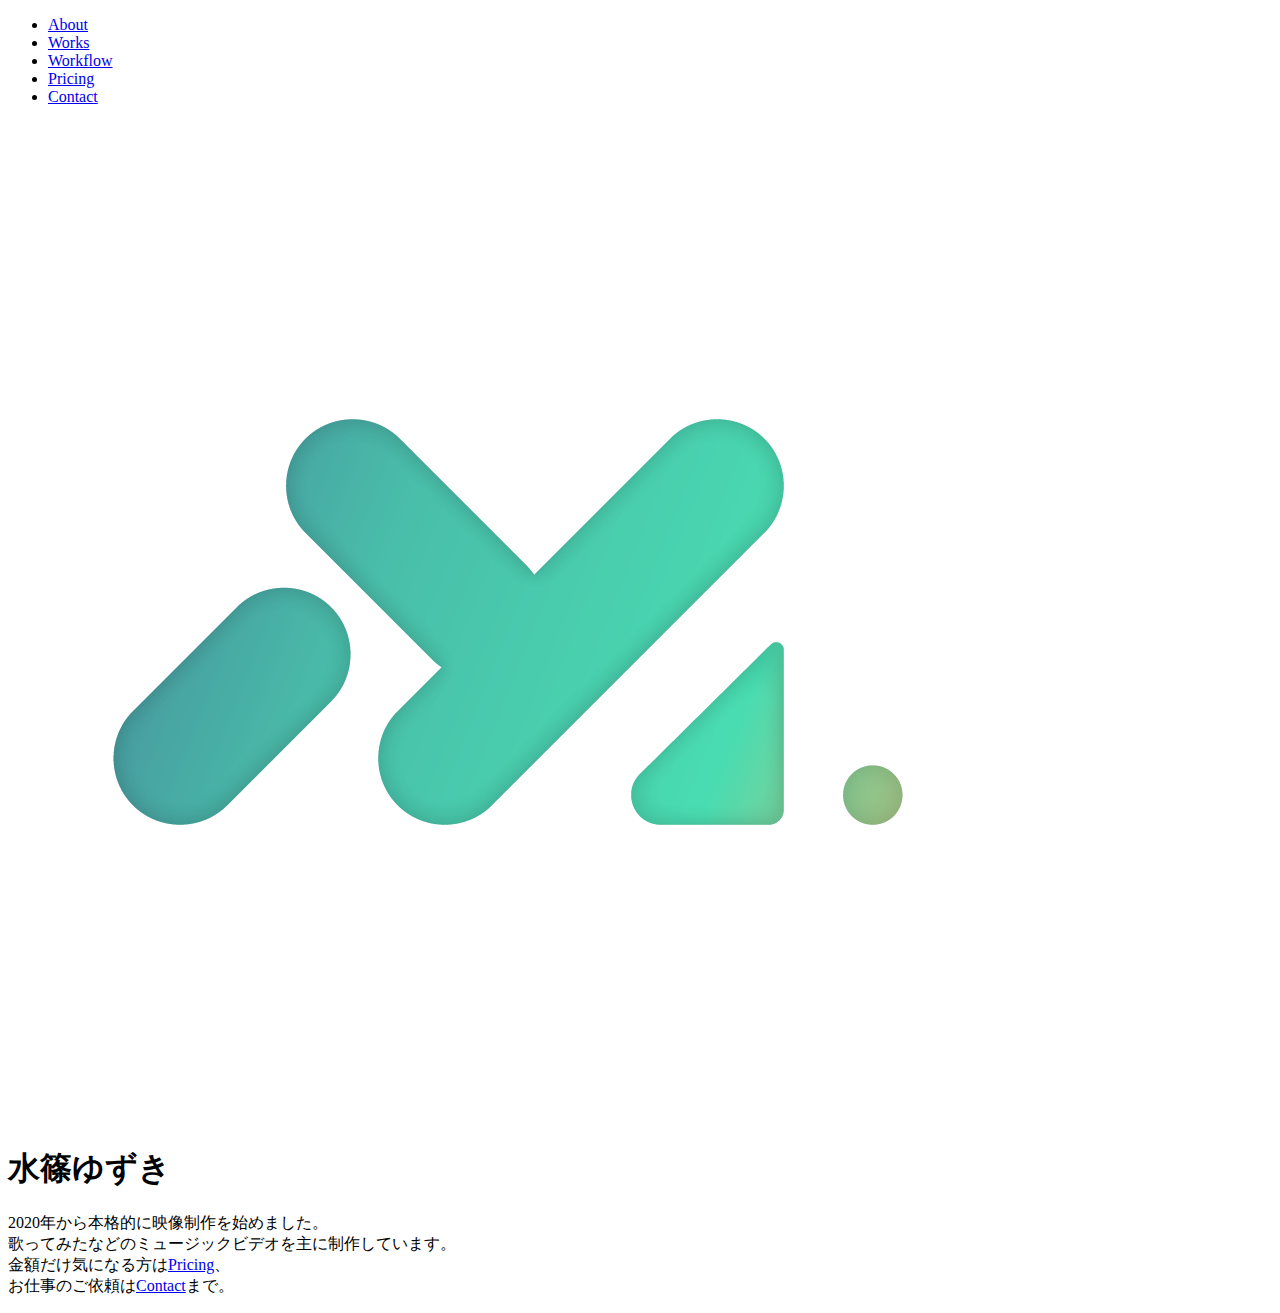
<file: index.html>
<!DOCTYPE HTML>
<html lang="ja">
    <head>
        <meta charset="UTF-8" />
        <link rel="preconnect" href="https://fonts.googleapis.com">
        <link rel="preconnect" href="https://fonts.gstatic.com" crossorigin>
        <link href="https://fonts.googleapis.com/css2?family=Josefin+Sans:ital,wght@0,100..700;1,100..700&family=Palette+Mosaic&family=Zen+Kaku+Gothic+New&display=swap" rel="stylesheet">
        <meta name="viewport" content="width=device-width, initial-scale=1.0" />
        <link rel="icon" href="images/icon/icon_white.png" />
        <title>Mizushino</title>
        <link rel="stylesheet" href="css/index-style.css" />
    </head>

    <body class="link-transition">
        <header>
            <nav class="nav-container">
                <div class="hamburger" id="hamburger">
                    <span></span>
                    <span></span>
                    <span></span>
                </div>
                <ul class="menu" id="nav-menu">
                    <li><a href="#">About</a></li>
                    <li><a href="works.html">Works</a></li>
                    <li><a href="workflow.html">Workflow</a></li>
                    <li><a href="pricing.html">Pricing</a></li>
                    <li><a href="contact.html">Contact</a></li>
                </ul>
            </nav>
        </header>

            <main class="main-container">
                <div class="icon-wrapper">
                    <a href="https://youtube.com/playlist?list=PL_74z4TWQdpxar2LFvLZUjedBzfJ24esR&si=job43CbZ7zvcA7Eq">
                        <img class="main-icon" src="images/icon/icon_green.png" alt="Mizushino">
                    </a>
                    <h1 class="name">水篠ゆずき</h1>
                        <p class="description">
                            2020年から本格的に映像制作を始めました。<br>
                            歌ってみたなどのミュージックビデオを主に制作しています。<br>
                            金額だけ気になる方は<a class="descript-link" href="pricing.html">Pricing</a>、<br>
                            お仕事のご依頼は<a class="descript-link" href="contact.html">Contact</a>まで。
                        </p>                                
                </div>
            </main>

        <script>
            document.addEventListener("DOMContentLoaded", function () {
                const hamburger = document.getElementById("hamburger");
                const navMenu = document.getElementById("nav-menu");

                hamburger.addEventListener("click", function () {
                    hamburger.classList.toggle("active");
                    navMenu.classList.toggle("show");
                });
            });
        </script>
        
        </body>
    </html>
</file>
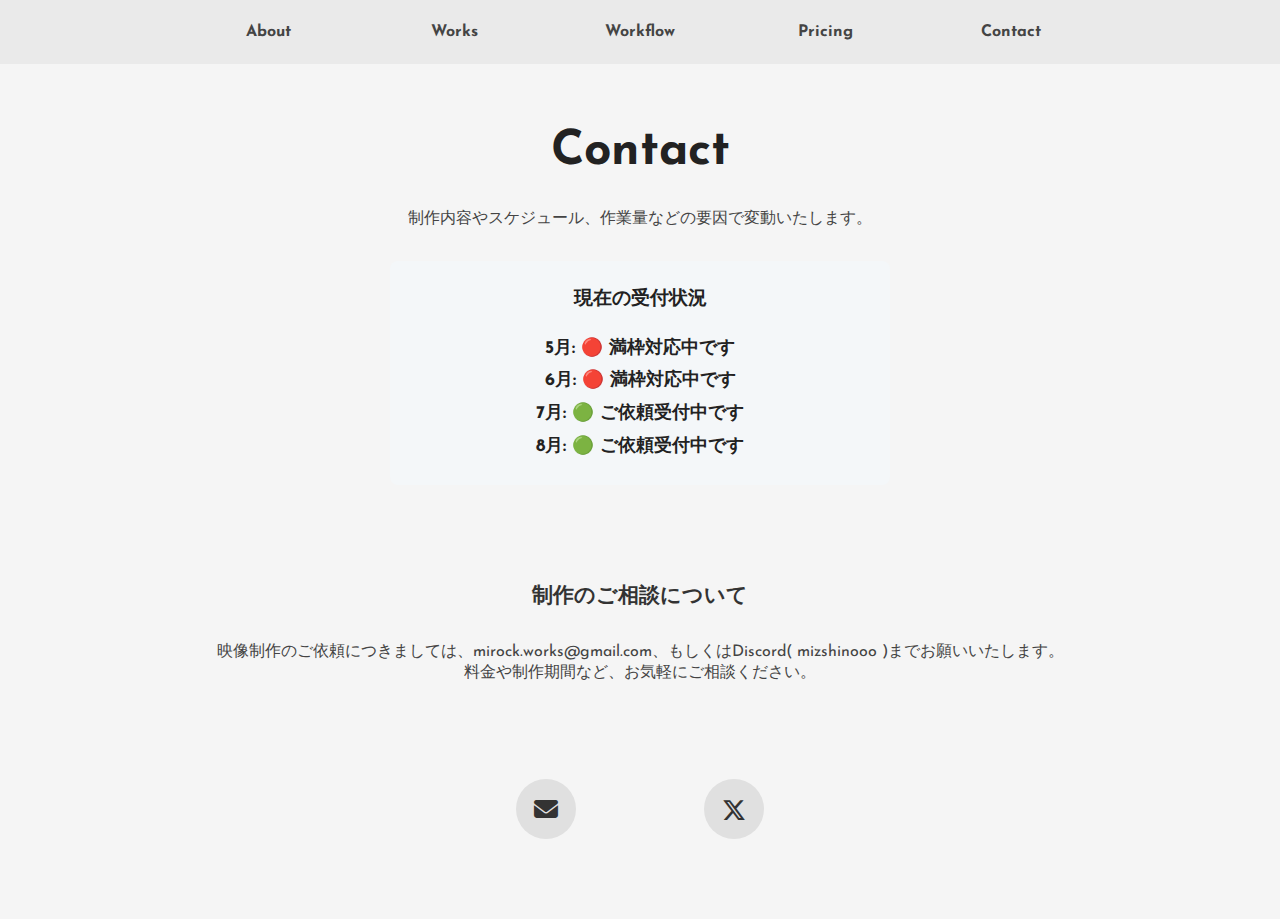
<file: contact.html>
<!DOCTYPE HTML>
<html lang="ja">
    <head>
        <meta charset="UTF-8" />
        <link rel="preconnect" href="https://fonts.googleapis.com">
        <link rel="preconnect" href="https://fonts.gstatic.com" crossorigin>
        <link href="https://fonts.googleapis.com/css2?family=Josefin+Sans:ital,wght@0,100..700;1,100..700&family=Palette+Mosaic&family=Zen+Kaku+Gothic+New&display=swap" rel="stylesheet">
        <meta name="viewport" content="width=device-width, initial-scale=1.0" />
        <link rel="icon" href="images/icon/icon_white.png" />
        <title>Contact - mzsn.</title>
        <link rel="stylesheet" href="css/contact-style.css" />
        <link rel="stylesheet" href="https://cdnjs.cloudflare.com/ajax/libs/font-awesome/6.5.2/css/all.min.css" />
    </head>

    <body class="link-transition">
        <header>
            <nav class="nav-container">
                <div class="hamburger" id="hamburger">
                    <span></span>
                    <span></span>
                    <span></span>
                </div>
                <ul class="menu" id="nav-menu">
                    <li><a href="index.html">About</a></li>
                    <li><a href="works.html">Works</a></li>
                    <li><a href="workflow.html">Workflow</a></li>
                    <li><a href="pricing.html">Pricing</a></li>
                    <li><a href="#">Contact</a></li>
                </ul>
            </nav>
        </header>

        <div class="site-wrap">
            <section class="contact">
                <h1>Contact</h1>
                <p class="contact-description">
                    制作内容やスケジュール、作業量などの要因で変動いたします。
                </p>

                <div class="availability-status">
                    <h3>現在の受付状況</h3>
                    <ul>
                        <li><strong>5月:</strong> 🔴 満枠対応中です</li>
                        <li><strong>6月:</strong> 🔴 満枠対応中です</li>
                        <li><strong>7月:</strong> 🟢 ご依頼受付中です</li>
                        <li><strong>8月:</strong> 🟢 ご依頼受付中です</li>
                    </ul>
                </div>
                
                <h2>制作のご相談について</h2>
                <p class="contact-social">
                    映像制作のご依頼につきましては、mirock.works@gmail.com、もしくはDiscord( mizshinooo )までお願いいたします。<br>
                    料金や制作期間など、お気軽にご相談ください。
                </p>
            </section>
            <section class="social">
                <ul>
                    <a href="mailto:mirock.works@gmail.com">
                    <li class="mail-right">
                        <i class="fa-solid fa-envelope fa-xl"></i>
                    </li>
                    </a>
                    <a href="https://x.com/ms_yuzki">
                    <li class="x-left">
                        <i class="fa-brands fa-x-twitter fa-xl"></i>
                    </li>
                    </a>
                </ul>
            </section>
        </div>

        <script>
            document.addEventListener("DOMContentLoaded", function () {
                const hamburger = document.getElementById("hamburger");
                const navMenu = document.getElementById("nav-menu");

                hamburger.addEventListener("click", function () {
                    hamburger.classList.toggle("active");
                    navMenu.classList.toggle("show");
                });
            });
        </script>
        
    </body>
</html>
</file>
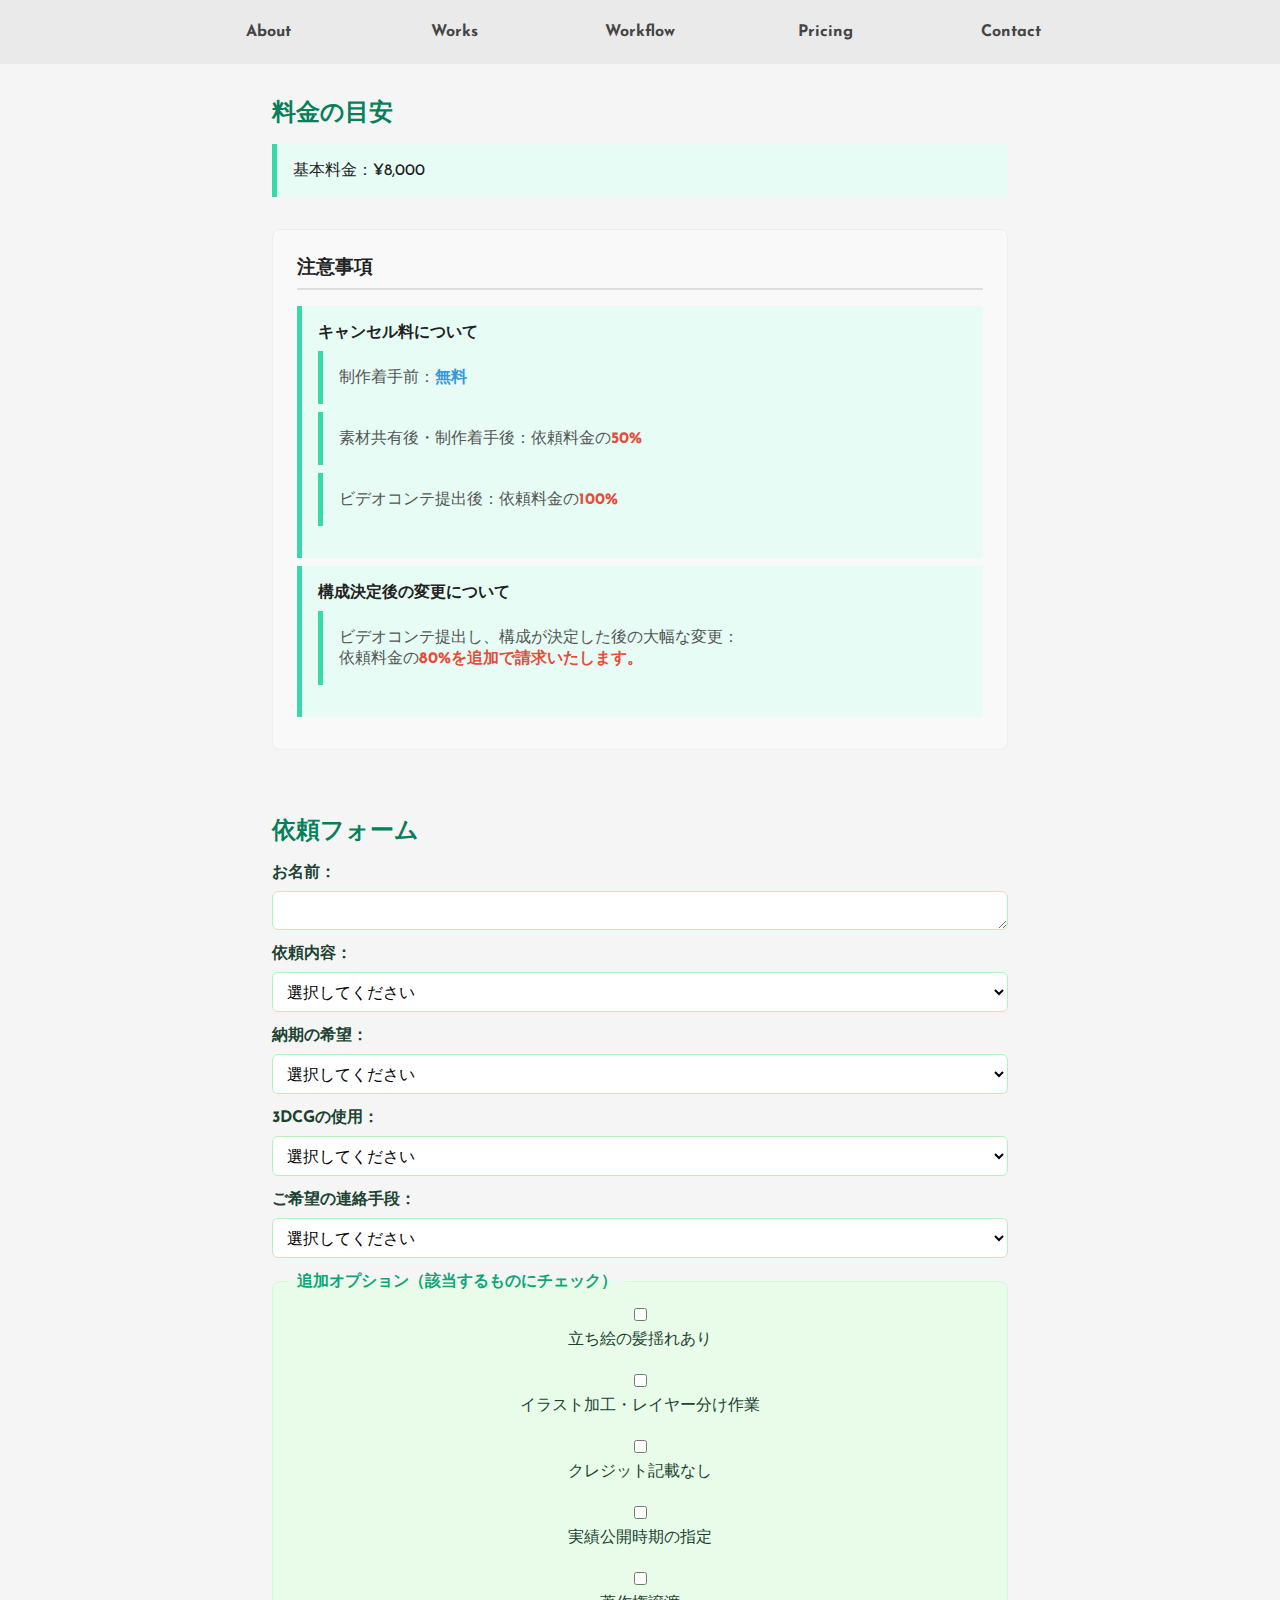
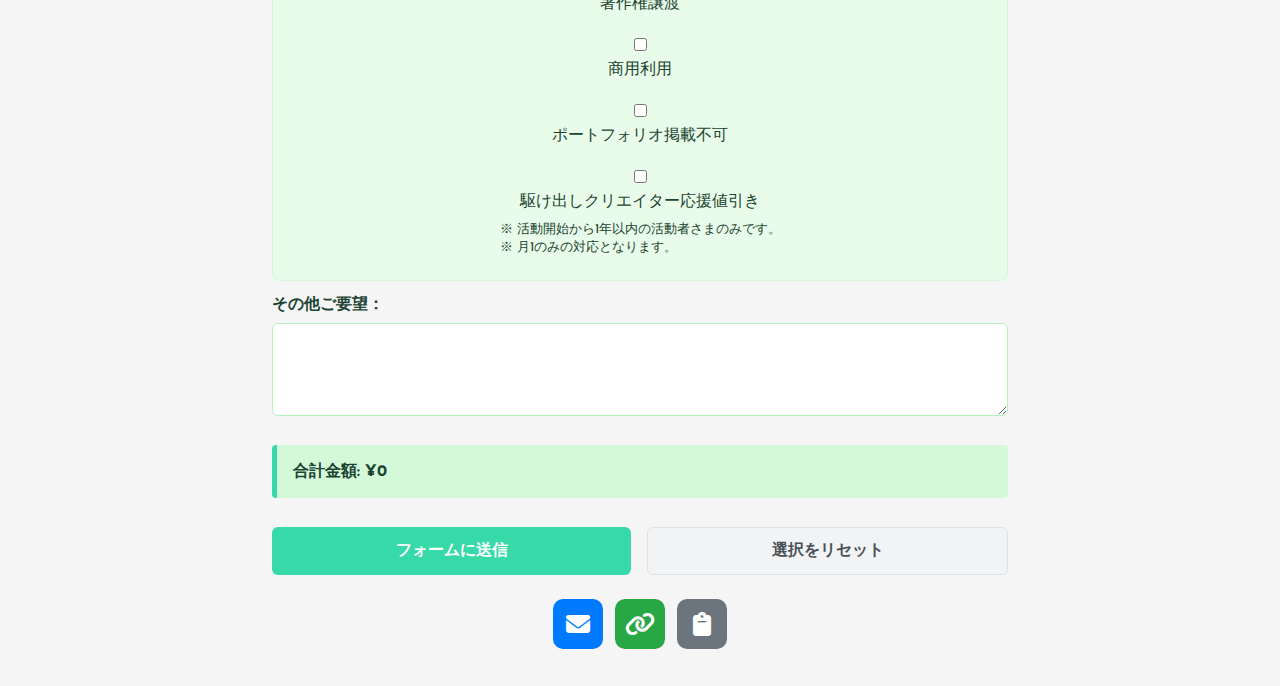
<file: pricing.html>
<!DOCTYPE html>
<html lang="ja">
    <head>
        <meta charset="UTF-8" />
        <link rel="preconnect" href="https://fonts.googleapis.com">
        <link rel="preconnect" href="https://fonts.gstatic.com" crossorigin>
        <link href="https://fonts.googleapis.com/css2?family=Josefin+Sans:ital,wght@0,100..700;1,100..700&family=Palette+Mosaic&family=Zen+Kaku+Gothic+New&display=swap" rel="stylesheet">
        <meta name="viewport" content="width=device-width, initial-scale=1.0" />
        <link rel="icon" href="images/icon/icon_white.png" />
        <title>Pricing - mzsn.</title>
        <link rel="stylesheet" href="css/pricing-style.css" />
        <link rel="stylesheet" href="https://cdnjs.cloudflare.com/ajax/libs/font-awesome/6.5.2/css/all.min.css" />
    </head>

    <body class="link-transition">
        <header>
            <nav class="nav-container">
                <div class="hamburger" id="hamburger">
                    <span></span>
                    <span></span>
                    <span></span>
                </div>
                <ul class="menu" id="nav-menu">
                    <li><a href="index.html">About</a></li>
                    <li><a href="works.html">Works</a></li>
                    <li><a href="workflow.html">Workflow</a></li>
                    <li><a href="#">Pricing</a></li>
                    <li><a href="contact.html">Contact</a></li>
                </ul>
            </nav>
        </header>

        <main>
            <section class="pricing">
                <h2>料金の目安</h2>
                <ul>
                <li>基本料金：¥8,000</li>
                </ul>

                <div class="notes-container">
                    <h3>注意事項</h3>
                    <ul class="notes-list">
                        <li>
                            <strong>キャンセル料について</strong>
                            <ul>
                                <li>制作着手前：<span class="highlight-blue">無料</span></li>
                                <li>素材共有後・制作着手後：依頼料金の<span class="highlight-red">50%</span></li>
                                <li>ビデオコンテ提出後：依頼料金の<span class="highlight-red">100%</span></li>
                            </ul>
                        </li>
                        <li>
                            <strong>構成決定後の変更について</strong>
                            <ul>
                                <li>ビデオコンテ提出し、構成が決定した後の大幅な変更：<br>依頼料金の<span class="highlight-red">80%を追加で請求いたします。</span></li>
                            </ul>
                        </li>
                    </ul>
                </div>
            </section>

            <section class="form">
                <h2>依頼フォーム</h2>
                    <form action="https://formspree.io/f/xvgalrbr" method="POST" id="requestForm">
                        <label>
                            お名前：
                            <textarea name="pn" rows="1" required aria-required="true"></textarea>
                        </label>
                        
                        <label>
                            依頼内容：
                            <select name="t" required aria-required="true">
                                <option value="">選択してください</option>
                                <option value="c">カバー楽曲MV</option>
                                <option value="o">オリジナル楽曲MV</option>
                                <option value="3d">3DCG</option>
                                <option value="mg">モーショングラフィックス</option>
                                <option value="v">動画編集（Premiere Pro）</option>
                            </select>
                        </label>

                        <div id="revision-info" class="revision-info" style="display: none;">
                            <span class="rivision-label">無料修正回数：</span>
                            <span id="revision-text"></span>
                        </div>
                    
                        <div id="coverOptions" style="display: none;">
                            <label>
                                MVスタイル：
                                <select name="cs">
                                    <option value="">選択してください</option>
                                    <option value="h">本家風MV</option>
                                    <option value="o">完全オリジナルMV</option>
                                    <option value="hg">本家風合唱MV</option>
                                    <option value="og">完全オリジナル合唱MV</option>
                                </select>
                            </label>
                        </div>

                        <div id="originalOptions" style="display: none;">
                            <label>
                                MVスタイル：
                                <select name="os">
                                    <option value="">選択してください</option>
                                    <option value="sp">シンプル</option>
                                    <option value="st">ストーリー</option>
                                    <option value="ly">リリックMV</option>
                                    <option value="o-cho">合唱</option>
                                </select>
                            </label>
                        </div>
                    
                        <label>
                            納期の希望：
                            <select name="d" required aria-required="true" aria-describedby="deadline-warning">
                                <option value="">選択してください</option>
                                <option value="2w">2週間以内</option>
                                <option value="1m">1月以内</option>
                                <option value="2m">2月以内</option>
                                <option value="3m">3月以内</option>
                                <option value="4m">4月以内</option>
                                <option value="5m">5月以内</option>
                                <option value="6m">半年以内</option>
                                <option value="none">指定なし</option>
                            </select>
                        </label>
                    
                        <label>
                            3DCGの使用：
                            <select name="cg" required aria-required="true">
                                <option value="">選択してください</option>
                                <option value="0">未使用</option>
                                <option value="1">一部使用</option>
                                <option value="2">全部使用</option>
                            </select>
                        </label>

                        <div id="deadline-warning" class="warning-text" style="display: none;">
                            ※エフェクトや複雑なアニメーションを用いた映像は制作不可となります。
                        </div>
                        
                        <div id="chorusCountOptions" style="display: none;">
                            <label>
                                合唱人数：
                                <select name="p" required>
                                    <option value="">選択してください</option>
                                    <option value="2">2人</option>
                                    <option value="3">3人</option>
                                    <option value="4">4人</option>
                                    <option value="5">5人以上(6人以上は要相談)</option>
                                </select>
                            </label>
                        </div>
                            
                        <label>
                            ご希望の連絡手段：
                            <select name="ct" id="contactSelect" required aria-required="true">
                                <option value="">選択してください</option>
                                <option value="email">メール</option>
                                <option value="x">X(旧Twitter)</option>
                                <option value="discord">Discord</option>
                                <option value="slack">Slack</option>
                            </select>
                        </label>
                            
                        <div id="mailaddress" style="display: none;"><label>メールアドレス：<input type="email" name="email_id"></label></div>
                        <div id="xDM" style="display: none;"><label>Xのアカウント：<textarea name="x_id" rows="1"></textarea></label></div>
                        <div id="discordDM" style="display: none;"><label>Discordアカウント：<textarea name="discord_id" rows="1"></textarea></label></div>
                        <div id="slackDM" style="display: none;"><label>Slack：<textarea name="slack_id" rows="1"></textarea></label></div>
                    
                        <fieldset>
                            <legend>追加オプション（該当するものにチェック）</legend>
                            <div id="originalOptions-checkbox" style="display: none;">
                                <label><input type="checkbox" name="opt" value="sb"> 絵コンテからの打ち合わせを希望する</label><br />
                                <label><input type="checkbox" name="opt" value="su"> 二次使用料（ショート動画やX等への投稿）</label><br />
                            </div>
                            <label><input type="checkbox" name="opt" value="hs" /> 立ち絵の髪揺れあり</label><br />
                            <label><input type="checkbox" name="opt" value="il" /> イラスト加工・レイヤー分け作業</label><br />
                            <label><input type="checkbox" name="opt" value="nc" /> クレジット記載なし</label><br />
                            <label><input type="checkbox" name="opt" value="pt" /> 実績公開時期の指定</label><br />
                            <label><input type="checkbox" name="opt" value="ct" /> 著作権譲渡</label><br />
                            <label><input type="checkbox" name="opt" value="cu" /> 商用利用</label><br />
                            <label><input type="checkbox" name="opt" value="np" /> ポートフォリオ掲載不可</label><br />
                            <label><input type="checkbox" name="opt" value="bd" aria-describedby="discount-description" />駆け出しクリエイター応援値引き<br />
                            <small id="discount-description">※ 活動開始から1年以内の活動者さまのみです。<br />※ 月1のみの対応となります。</small>
                        </label>
                        </fieldset>
                    
                        <label>
                            その他ご要望：
                            <textarea name="msg" rows="4"></textarea>
                        </label>

                        <div id="price-breakdown"></div>
                        <div id="totalDisplay">合計金額: ¥0</div>
                        <!-- <button type="submit">フォームに送信</button> -->

                        <div class="form-actions">
                            <button type="submit">フォームに送信</button>
                            <button type="button" id="resetButton">選択をリセット</button>
                        </div>
                    </form>

                <div class="share-buttons">
                    <button id="shareViaEmail" type="button" title="メールで共有">
                        <i class="fa-solid fa-envelope"></i>
                    </button>
                    <button id="shareViaUrl" type="button" title="URLをコピー">
                        <i class="fa-solid fa-link"></i>
                    </button>
                    <button id="shareViaText" type="button" title="内容をコピー">
                        <i class="fa-solid fa-clipboard"></i>
                    </button>
                </div>
            </section>
        </main>

        <div id="toast"></div>

        <script src="js/pricing.js" type="module"></script>
        
    </body>
</html>
</file>
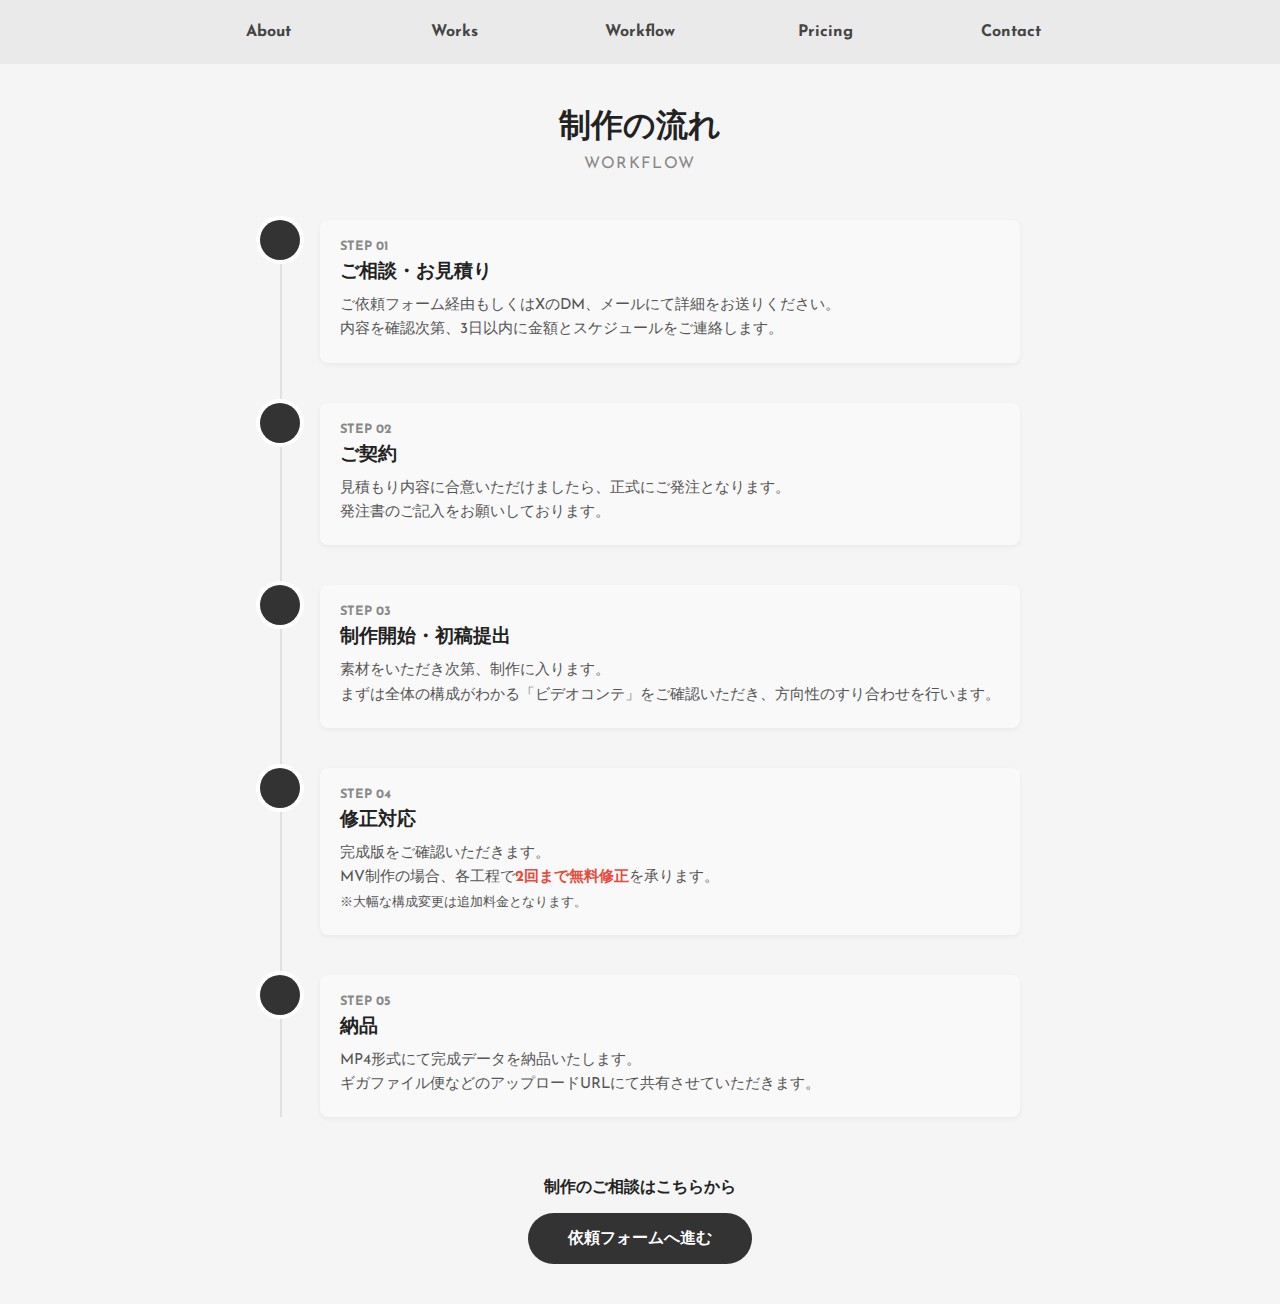
<file: workflow.html>
<!DOCTYPE html>
<html lang="ja">
    <head>
        <meta charset="UTF-8" />
        <link rel="preconnect" href="https://fonts.googleapis.com">
        <link rel="preconnect" href="https://fonts.gstatic.com" crossorigin>
        <link href="https://fonts.googleapis.com/css2?family=Josefin+Sans:ital,wght@0,100..700;1,100..700&family=Palette+Mosaic&family=Zen+Kaku+Gothic+New&display=swap" rel="stylesheet">
        <meta name="viewport" content="width=device-width, initial-scale=1.0" />
        <link rel="icon" href="images/icon/icon_white.png" />
        <title>Workflow - mzsn.</title>
        <link rel="stylesheet" href="css/workflow-style.css" />
    </head>
    <body class="link-transition">
        <header>
            <nav class="nav-container">
                <div class="hamburger" id="hamburger">
                    <span></span>
                    <span></span>
                    <span></span>
                </div>
                <ul class="menu" id="nav-menu">
                    <li><a href="index.html">About</a></li>
                    <li><a href="works.html">Works</a></li>
                    <li><a href="#"> Workflow</a></li>
                    <li><a href="pricing.html">Pricing</a></li>
                    <li><a href="contact.html">Contact</a></li>
                </ul>
            </nav>
        </header>

        <main>
            <section class="flow-section">
                <h1 class="page-title">制作の流れ</h1>
                <p class="page-subtitle">WORKFLOW</p>

                <div class="timeline">
                    <div class="timeline-item">
                        <div class="timeline-icon">
                            <i class="fa-solid fa-envelope"></i>
                        </div>
                        <div class="timeline-content">
                            <span class="step-label">STEP 01</span>
                            <h3>ご相談・お見積り</h3>
                            <p>ご依頼フォーム経由もしくはXのDM、メールにて詳細をお送りください。<br>内容を確認次第、3日以内に金額とスケジュールをご連絡します。</p>
                        </div>
                    </div>

                    <div class="timeline-item">
                        <div class="timeline-icon">
                            <i class="fa-solid fa-file-invoice-dollar"></i>
                        </div>
                        <div class="timeline-content">
                            <span class="step-label">STEP 02</span>
                            <h3>ご契約</h3>
                            <p>見積もり内容に合意いただけましたら、正式にご発注となります。<br>発注書のご記入をお願いしております。</p>
                        </div>
                    </div>

                    <div class="timeline-item">
                        <div class="timeline-icon">
                            <i class="fa-solid fa-pen-ruler"></i>
                        </div>
                        <div class="timeline-content">
                            <span class="step-label">STEP 03</span>
                            <h3>制作開始・初稿提出</h3>
                            <p>素材をいただき次第、制作に入ります。<br>まずは全体の構成がわかる「ビデオコンテ」をご確認いただき、方向性のすり合わせを行います。</p>
                        </div>
                    </div>

                    <div class="timeline-item">
                        <div class="timeline-icon">
                            <i class="fa-solid fa-rotate"></i>
                        </div>
                        <div class="timeline-content">
                            <span class="step-label">STEP 04</span>
                            <h3>修正対応</h3>
                            <p>完成版をご確認いただきます。<br>MV制作の場合、各工程で<span class="highlight-text">2回まで無料修正</span>を承ります。<br><small>※大幅な構成変更は追加料金となります。</small></p>
                        </div>
                    </div>

                    <div class="timeline-item">
                        <div class="timeline-icon">
                            <i class="fa-solid fa-gift"></i>
                        </div>
                        <div class="timeline-content">
                            <span class="step-label">STEP 05</span>
                            <h3>納品</h3>
                            <p>MP4形式にて完成データを納品いたします。<br>ギガファイル便などのアップロードURLにて共有させていただきます。</p>
                        </div>
                    </div>
                </div>

                <div class="flow-cta">
                    <p>制作のご相談はこちらから</p>
                    <a href="pricing.html" class="cta-button">依頼フォームへ進む<i class="fa-solid fa-arrow-right"></i></a>
                </div>
            </section>
        </main>
    </body>
</html>
</file>
<file: css/index-style.css>

</file>
<file: css/contact-style.css>
/* --- 基本リセット --- */
* {
    margin: 0;
    padding: 0;
    box-sizing: border-box;
  }

/* 全体のベーススタイル */
body {
    background-color: #f5f5f5;
    color: #222;
    font-family: 'Josefin Sans', sans-serif;    
  }
  
  /* ヘッダー / ナビ */
header {
    background-color: #eaeaea;
    padding: 1rem 0;
}

.nav-container {
  display: flex;
  justify-content: space-between;
  align-items: center;
  max-width: 960px;
  margin: 0 auto;
}

/* メニュー */
.menu {
  display: flex;
  justify-content: space-between;
  flex-wrap: nowrap;
  list-style: none;
  max-width: 1200px;
  width: 100%;
  margin: 0 auto;
  padding: 0 2rem;
  gap: 2rem;
}

.menu li {
  flex: 1 1 200px;
  text-align: center;
}

.menu li a {
  display: block;
  padding: 0.5rem 1rem;
  text-decoration: none;
  color: #444;
  font-weight: bold;
  transition: color 0.3s;
}

.menu li a:hover {
  color: #000;
}

/* ハンバーガーボタン */
.hamburger {
  width: 30px;
  height: 24px;
  display: none;
  flex-direction: column;
  justify-content: space-between;
  cursor: pointer;
  z-index: 10;
}

.hamburger span {
  display: block;
  height: 3px;
  background-color: #333;
  border-radius: 2px;
  transition: all 0.3s ease;
  transform-origin: center;
}

/* アニメーション */
.hamburger.active span:nth-child(1) {
  transform: translateY(10px) rotate(45deg);
}

.hamburger.active span:nth-child(2) {
  opacity: 0;
}

.hamburger.active span:nth-child(3) {
  transform: translateY(-10px) rotate(-45deg);
}

/* レスポンシブ */
@media (max-width: 700px) {
  .hamburger {
    display: flex;
  }
  
  .menu {
    position: fixed;
    bottom: 0;
    left: 0;
    right: 0;
    background: #fff;
    display: flex;
    flex-direction: column;
    padding: 1rem;
    box-shadow: 0 -2px 8px rgba(0,0,0,0.1);
    /* align-items: center; */

    transform: translateY(100%);
    transition: transform 0.3s ease-out, visibility 0.3s;
    visibility: hidden;
  }
  
  .menu li {
    flex: none;
    width: 100%;
  }

  .menu.show {
    transform: translateY(0);
    visibility: visible;
  }
}

  header h1 {
    margin: 0;
    font-size: 2rem;
    color: #064e3b;
  }
  
  header p {
    margin-top: 0.5rem;
    color: #065f46;
  }

/* --- コンテンツ全体 --- */
.site-wrap {
  display: flex;
  flex-direction: column;
  align-items: center;
  padding: 2rem;
}

/* --- Contact セクション --- */
.contact {
  margin-bottom: 3rem;
  text-align: center;
}

.contact h1 {
    font-size: 3rem;
    margin-top: 2rem;
    margin-bottom: 2rem;
}

.contact h2 {
  font-size: 1.3rem;
  margin: 6rem 0 2rem;
  color: #333;
}

.contact-description,
.contact-social {
  font-size: 1rem;
  color: #444;
}

/* --- 受付状況 --- */
.availability-status {
    padding: 1.5em;
    margin: 2em auto;
    background-color: #f4f7f9;
    border: 1px solid #e0e6c;
    border-radius: 8px;
    text-align: center;
    max-width: 500px;
}

.availability-status h3 {
    margin-top: 0;
    margin-bottom: 1em;
    font-size: 1.2em;
}

/* --- リストのスタイル --- */
.availability-status ul {
    list-style: none;
    padding: 0;
    margin:0 ;
}

.availability-status li {
    font-size: 1.1em;
    font-weight: bold;
    padding: 0.25em 0;
}

/* --- SNSリンクエリア --- */
.social ul {
  display: flex;
  justify-content: center;
  gap: 2rem;
  list-style: none;
}
.social a {
  display: inline-block;
  color: #333;
  transition: color 0.3s;
}
.social a:hover {
  color: #000;
}
.social li {
  width: 60px;
  height: 60px;
  margin: 3rem;
  background-color: #e0e0e0;
  border-radius: 50%;
  display: flex;
  align-items: center;
  justify-content: center;
  transition: background-color 0.3s;
}
.social li:hover {
  background-color: #cfcfcf;
}

i[class*="fa-"]:before {
    display: inline-block;
    text-decoration: none;
}
</file>
<file: css/pricing-style.css>
/* --- 基本リセット --- */
* {
    margin: 0;
    padding: 0;
    box-sizing: border-box;
  }

/* 全体のベーススタイル */
body {
    background-color: #f5f5f5;
    color: #222;
    font-family: 'Josefin Sans', sans-serif;
  }

/* ヘッダー / ナビ */
header {
    background-color: #eaeaea;
    padding: 1rem 0;
}

.nav-container {
  display: flex;
  justify-content: space-between;
  align-items: center;
  max-width: 960px;
  margin: 0 auto;
}

/* メニュー */
.menu {
  display: flex;
  justify-content: space-between;
  flex-wrap: nowrap;
  list-style: none;
  max-width: 1200px;
  width: 100%;
  margin: 0 auto;
  padding: 0 2rem;
  gap: 2rem;
}

.menu li {
  flex: 1 1 200px;
  text-align: center;
}

.menu li a {
  display: block;
  padding: 0.5rem 1rem;
  text-decoration: none;
  color: #444;
  font-weight: bold;
  transition: color 0.3s;
}

.menu li a:hover {
  color: #000;
}

/* ハンバーガーボタン */
.hamburger {
  width: 30px;
  height: 24px;
  display: none;
  flex-direction: column;
  justify-content: space-between;
  cursor: pointer;
  z-index: 10;
}

.hamburger span {
  display: block;
  height: 3px;
  background-color: #333;
  border-radius: 2px;
  transition: all 0.3s ease;
  transform-origin: center;
}

/* アニメーション */
.hamburger.active span:nth-child(1) {
  transform: translateY(10px) rotate(45deg);
}

.hamburger.active span:nth-child(2) {
  opacity: 0;
}

.hamburger.active span:nth-child(3) {
  transform: translateY(-10px) rotate(-45deg);
}

/* レスポンシブ */
@media (max-width: 700px) {
  .hamburger {
    display: flex;
  }
  
  .menu {
    position: fixed;
    bottom: 0;
    left: 0;
    right: 0;
    background: #fff;
    display: flex;
    flex-direction: column;
    padding: 1rem;
    z-index: 9999;
    box-shadow: 0 -2px 8px rgba(0,0,0,0.1);
    /* align-items: center; */

    transform: translateY(100%);
    transition: transform 0.3s ease-out, visibility 0.3s;
    visibility: hidden;
  }
  
  .menu li {
    flex: none;
    width: 100%;
  }

  .menu.show {
    transform: translateY(0);
    visibility: visible;
  }
}

  header h1 {
    margin: 0;
    font-size: 2rem;
    color: #064e3b;
  }
  
  header p {
    margin-top: 0.5rem;
    color: #065f46;
  }
  
  /* セクション共通 */
  section {
    padding: 2rem;
    max-width: 800px;
    margin: 0 auto;
  }
  
  /* 料金目安 */
  .pricing h2 {
    font-size: 1.5rem;
    margin-bottom: 1rem;
    color: #087f5b;
  }

  /* --- 注意事項エリアのスタイル --- */
.notes-container {
    margin-top: 2rem;
    padding: 1.5rem;
    background-color: #f9f9f9; /* 薄いグレー背景 */
    border-radius: 8px;
    text-align: left;
    border: 1px solid #eee;
}

.notes-container h3 {
    font-size: 1.2rem;
    margin-bottom: 1rem;
    border-bottom: 2px solid #ddd;
    padding-bottom: 0.5rem;
}

.notes-list ul {
    margin-top: 0.5rem;
    margin-bottom: 1rem;
    padding-left: 1.5rem;
    list-style-type: disc;
    color: #555;
}

/* 強調表示（赤・青） */
.highlight-red {
    color: #e74c3c;
    font-weight: bold;
}
.highlight-blue {
    color: #3498db;
    font-weight: bold;
}

/* --- 無料修正回数エリアのスタイル --- */
.revision-info {
    margin: 10px 0 20px 0;
    padding: 15px;
    border-radius: 6px;
    font-size: 0.95rem;
    line-height: 1.5;
    animation: fadeIn 0.3s ease;
}

.revision-label {
    font-weight: bold;
    display: block;
    margin-bottom: 5px;
}

/* MV選択時の色（例：青系） */
.revision-info.is-mv {
    background-color: #e8f4fd;
    border-left: 5px solid #3498db;
    color: #2c3e50;
}

/* PV選択時の色（例：オレンジ系） */
.revision-info.is-pv {
    background-color: #fdf2e9;
    border-left: 5px solid #e67e22;
    color: #2c3e50;
}

/* ふわっと表示させるアニメーション */
@keyframes fadeIn {
    from { opacity: 0; transform: translateY(-5px); }
    to { opacity: 1; transform: translateY(0); }
}
  
  .pricing ul {
    list-style: none;
    padding-left: 0;
  }
  
  .pricing li {
    background-color: #e6fcf5;
    border-left: 5px solid #38d9a9;
    padding: 1rem;
    margin-bottom: 0.5rem;
  }
  
  /* フォーム */
  form > label,
  form> div.collapsible {
      margin-top: 0 !important;
      margin-bottom: 0 !important;
  }
  .form h2 {
    font-size: 1.5rem;
    margin-bottom: 1rem;
    color: #087f5b;
  }
  form {
    display: flex;
    flex-direction: column;
    gap: 0.8rem;
  }
  
  /* ラベルと入力欄 */
  label {
    display: flex;
    flex-direction: column;
    font-weight: bold;
    color: #1b4332;
  }
  
  /* テキストエリアとインプット */
  textarea,
  input[type="email"],
  select {
    margin-top: 0.5rem;
    padding: 0.6rem;
    border: 1px solid #b2f2bb;
    border-radius: 6px;
    font-size: 1rem;
    background-color: #ffffff;
  }
  
  /* チェックボックスの整列 */
  fieldset {
    border: 1px solid #d3f9d8;
    padding: 1rem;
    border-radius: 8px;
    background-color: #e9fce9;
  }
  
  legend {
    font-weight: bold;
    color: #0ca678;
    padding: 0 0.5rem;
  }
  
  fieldset label {
    display: flex;
    align-items: center;
    margin-bottom: 0.5rem;
    gap: 0.5rem;
    font-weight: normal;
  }

  /* アニメーション対象の基本スタイル */
  .collapsible {
      overflow: hidden;
      height: 0;
      opacity: 0;
      transition: height 0.3s ease-out, opacity 0.3s ease-out;
  }
  /* 表示されるときのアニメーション後のスタイル */
  .collapsible.visible {
      /* JavaScriptによって設定された高さに変化する */
      height: var(--element-height);
      opacity: 1;
  }

  /* 料金内訳のスタイル */
  #price-breakdown {
      margin-top: 1rem;
      margin-bottom: 1rem;
      padding: 1rem;
      background-color: #f8f9fa;
      border-radius: 8px;
      font-size: 0.9em;
      line-height: 1.7;

      /* 内訳がない場合は非表示 */
      display: none;
  }
  #price-breakdown ul {
      list-style-type: none;
      padding: 0;
      margin: 0;
  }
  #price-breakdown li {
      display: flex;
      justify-content: space-between;
      border-bottom: 1px solid #e9ecef;
      padding: 0.5rem 0;
  }
  #price-breakdown li:last-child {
      border-bottom: none;
  }
  #price-breakdown .item-text {
      color: #495057;
  }
  #price-breakdown .item-price {
      font-weight: bold;
      color: #212529;
  }
  #price-breakdown .summary-item {
      font-weight: bold;
      color: #007bff;
      border-top: 1px solid #dee2e6;
      padding-top: 0.75rem;
      margin-top: 0.5rem;
  }
  
  /* 合計表示 */
  #totalDisplay,
  p {
    background-color: #d3f9d8;
    color: #1b4332;
    padding: 1rem;
    margin-top: 1rem;
    font-weight: bold;
    border-left: 5px solid #38d9a9;
    border-radius: 4px;
  }

  /* 送信・リセットボタンのコンテナ */
  .form-actions {
      display: flex;
      gap: 1rem;
      margin-top: 1rem;
  }
  /* コンテナ内のボタン共通スタイル */
  .form-actions button {
      flex: 1; /* ボタンの幅を均等に広げる */
      padding: 0.8rem 1.2rem;
      border-radius: 6px;
      font-size: 1rem;
      font-weight: bold;
      cursor: pointer;
      transition: all 0.2s ease;
  }
  
  /* 送信ボタン */
  button[type="submit"] {
    background-color: #38d9a9;
    color: white;
    padding: 0.8rem 1.2rem;
    border: none;
    border-radius: 6px;
    font-size: 1rem;
    cursor: pointer;
    transition: background-color 0.3s;
  }
  button[type="submit"]:hover {
    background-color: #20c997;
  }

  /* リセットボタン */
  #resetButton {
      background-color: #f1f3f5;
      color: #495057;
      border: 1px solid #dee2e6;
  }
  #resetButton:hover {
      background-color: #e9ecef;
  }

  
  /* 共有ボタン用のスタイル */
.share-buttons {
    margin-top: 1.5rem;
    display: flex;
    justify-content: center;
    gap: 0.75rem;
}

.share-buttons button {
    width: 50px;
    height: 50px;
    flex: none;

    padding: 0;
    border-radius: 10px;
    border: none;
    cursor: pointer;
    color: white;

    display: flex;
    align-items: center;
    justify-content: center;
    
    font-size: 1.5rem;

    transition: background-color 0.2s ease-in-out, transform 0.1s ease-in-out;
}

.share-buttons button:active {
    transform: scale(0.95);
}

#shareViaEmail {
    background-color: #007bff;
}
#shareViaEmail:hover {
    background-color: #0069d9;
}

#shareViaUrl {
    background-color: #28a745;
}
#shareViaUrl:hover {
    background-color: #218838;
}

#shareViaText {
    background-color: #6c757d;
}
#shareViaText:hover {
    background-color: #5a6268;
}

/* 警告メッセージ用のスタイル */
.warning-text {
    font-size: 0.9em;
    color: #c0392b;
    margin-top: 0.5rem;
    padding: 0.5rem;
    background-color: #fbeae5;
    border-radius: 4px;
}
</file>
<file: css/workflow-style.css>
* {
  margin: 0;
  padding: 0;
  box-sizing: border-box;
}

body {
  background-color: #f5f5f5;
  color: #222;
  font-family: "Josefin Sans", sans-serif;
}

/* --- ヘッダー / ナビ --- */
header {
  background-color: #eaeaea;
  padding: 1rem 0;
}

.nav-container {
  display: flex;
  justify-content: space-between;
  align-items: center;
  max-width: 960px;
  margin: 0 auto;
}

/* メニュー */
.menu {
  display: flex;
  justify-content: space-between;
  flex-wrap: nowrap;
  list-style: none;
  max-width: 1200px;
  width: 100%;
  margin: 0 auto;
  padding: 0 2rem;
  gap: 2rem;
}

.menu li {
  flex: 1 1 200px;
  text-align: center;
}

.menu li a {
  display: block;
  padding: 0.5rem 1rem;
  text-decoration: none;
  color: #444;
  font-weight: bold;
  transition: color 0.3s;
}

.menu li a:hover {
  color: #000;
}

/* ハンバーガーボタン */
.hamburger {
  width: 30px;
  height: 24px;
  display: none;
  flex-direction: column;
  justify-content: space-between;
  cursor: pointer;
  z-index: 10;
}

.hamburger span {
  display: block;
  height: 3px;
  background-color: #333;
  border-radius: 2px;
  transition: all 0.3s ease;
  transform-origin: center;
}

/* アニメーション */
.hamburger.active span:nth-child(1) {
  transform: translateY(10px) rotate(45deg);
}

.hamburger.active span:nth-child(2) {
  opacity: 0;
}

.hamburger.active span:nth-child(3) {
  transform: translateY(-10px) rotate(-45deg);
}

/* レスポンシブ */
@media (max-width: 700px) {
  .hamburger {
    display: flex;
  }
  
  .menu {
    position: fixed;
    bottom: 0;
    left: 0;
    right: 0;
    background: #fff;
    display:flex;
    flex-direction: column;
    padding: 1rem;
    box-shadow: 0 -2px 8px rgba(0,0,0,0.1);
    /* align-items: center; */

    transform: translateY(100%);
    transition: transform 0.3s ease-out, visibility 0.3s;
    visibility: hidden;
  }
  
  .menu li {
    flex: none;
    width: 100%;
  }

  .menu.show {
    transform: translateY(0);
    visibility: visible;
  }
}

/* --- メイン中央レイアウト --- */
.main-container {
  display: flex;
  justify-content: center;
  align-items: center;
  padding: 3rem 1rem;
  text-align: center;
  min-height: 70vh;
}

/* --- ロゴ --- */
.icon-wrapper {
  max-width: 500px;
}

.main-icon {
  width: 400px;
  height: auto;
  margin-bottom: 1rem;
}

.flow-section {
    max-width: 800px;
    margin: 0 auto;
    padding: 40px 20px;
}

.page-title {
    text-align: center;
    font-size: 2rem;
    margin-bottom: 0.5rem;
}

.page-subtitle {
    text-align: center;
    color: #888;
    margin-bottom: 3rem;
    font-family: 'Josefin Sans', sans-serif;
    letter-spacing: 0.1em;
}

.timeline {
    position: relative;
    padding: 0;
    list-style: none;
}

.timeline::before {
    content: '';
    position: absolute;
    top: 0;
    bottom: 0;
    left: 20px;
    width: 2px;
    background: #e0e0e0;
}

.timeline-item {
    position: relative;
    margin-bottom: 40px;
    padding-left: 60px;
}

.timeline-icon {
    position: absolute;
    left: 0;
    top: 0;
    width: 40px;
    height: 40px;
    background: #333;
    color: #fff;
    border-radius: 50%;
    text-align: center;
    line-height: 40px;
    z-index: 1;
    font-size: 1.2rem;
    box-shadow: 0 0 0 4px #fff;
}

.timeline-content {
    background: #f9f9f9;
    padding: 20px;
    border-radius: 8px;
    box-shadow: 0 2px 5px rgba(0, 0, 0, 0.05);
}

.step-label {
    display: block;
    font-size: 0.8rem;
    color: #888;
    font-weight: bold;
    margin-bottom: 5px;
    font-family: 'Josefin Sans', sans-serif;
}

.timeline-content h3 {
    margin-bottom: 10px;
    font-size: 1.2rem;
}

.timeline-content p {
    font-size: 0.95rem;
    line-height: 1.6;
    color: #555;
}

.highlight-text {
    color: #e74c3c;
    font-weight: bold;
}

.flow-cta {
    text-align: center;
    margin-top: 60px;
}

.flow-cta p {
    margin-bottom: 15px;
    font-weight: bold;
}

.cta-button {
    display: inline-block;
    background: #333;
    color: #fff;
    padding: 15px 40px;
    border-radius: 30px;
    text-decoration: none;
    font-weight: bold;
    transition: all 0.3s ease;
}

.cta-button:hover {
    background: #555;
    transform: translateY(-3px);
    box-shadow: 0 5px 15px rgba(0, 0, 0, 0.2);
}

@media (mid-width: 700px) {
    .timeline::before {
        left: 50%;
        transform: translateX(-50%);
    }

    .timeline-item {
        width: 50%;
        padding-left: 0;
        margin-bottom: 0;
    }

    .timeline-icon {
        left: 50%;
        transform: translateX(-50%);
    }

    .timeline-item:nth-child(odd) {
        left: 0;
        padding-right: 40px;
        text-align: right;
    }

    .timeline-item:nth-child(even) {
        left: 50%;
        padding-left: 40px;
        text-align: left;
    }
}
</file>
